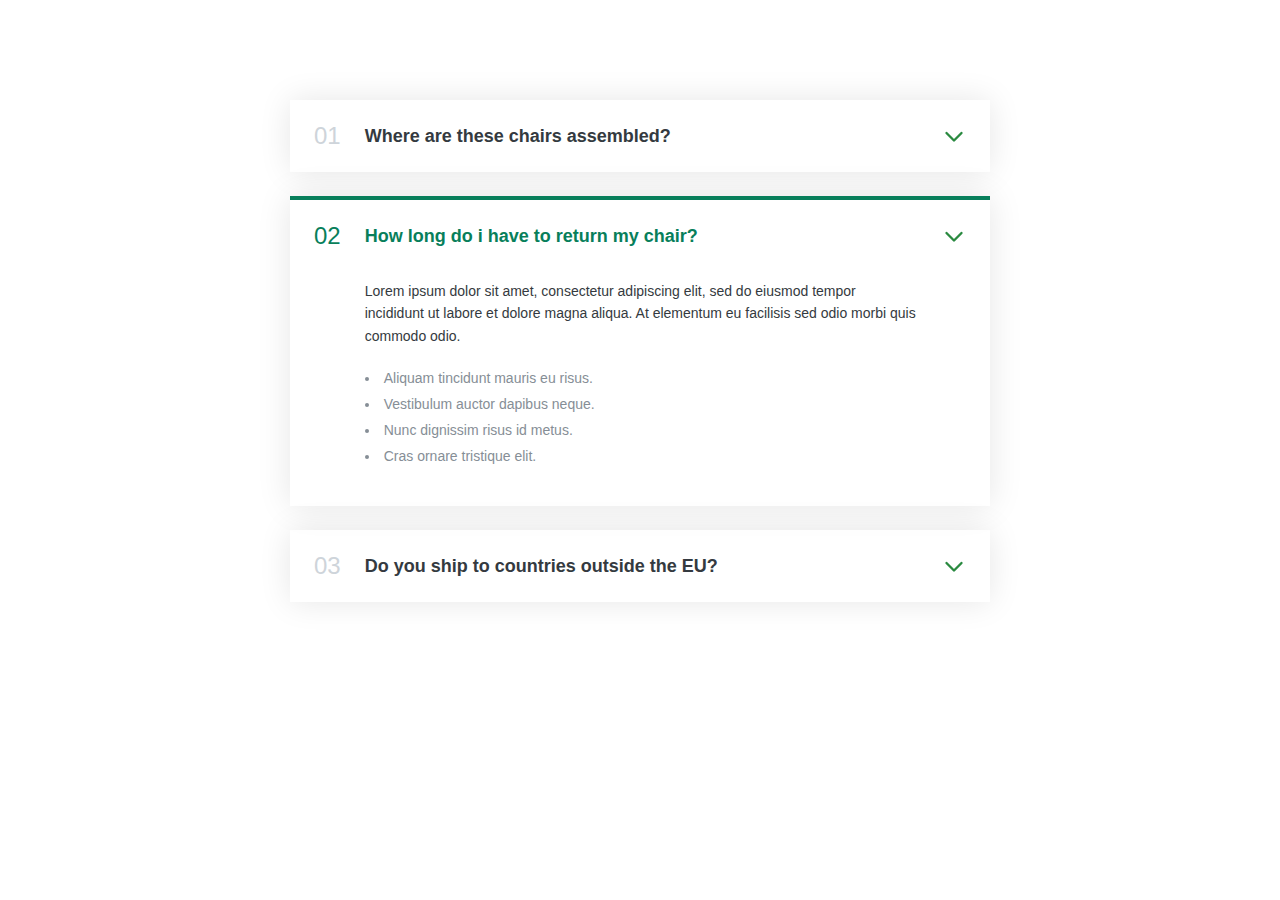
<file: accordion-component/index.html>
<!DOCTYPE html>
<html lang="en">
  <head>
    <meta charset="UTF-8" />
    <meta name="viewport" content="width=device-width, initial-scale=1.0" />

    <link rel="preconnect" href="https://rsms.me/" />
    <link rel="stylesheet" href="https://rsms.me/inter/inter.css" />

    <link rel="stylesheet" href="styles.css" />
    <title>Accordion Component</title>
  </head>
  <body>
    <div class="accordion">
      <div class="accordion-item">
        <div class="accordion-item__number">01</div>
        <div class="accordion-item__header">
          Where are these chairs assembled?
        </div>
        <svg
          xmlns="http://www.w3.org/2000/svg"
          width="20"
          height="20"
          fill="#2b8a3e"
          viewBox="0 0 256 256"
          class="icon"
        >
          <path
            d="M216.49,104.49l-80,80a12,12,0,0,1-17,0l-80-80a12,12,0,0,1,17-17L128,159l71.51-71.52a12,12,0,0,1,17,17Z"
          ></path>
        </svg>
        <div class="accordion-item__body">
          <p>
            Lorem ipsum dolor sit amet, consectetur adipiscing elit, sed do
            eiusmod tempor incididunt ut labore et dolore magna aliqua. At
            elementum eu facilisis sed odio morbi quis commodo odio.
          </p>
          <ul>
            <li>Aliquam tincidunt mauris eu risus.</li>
            <li>Vestibulum auctor dapibus neque.</li>
            <li>Nunc dignissim risus id metus.</li>
            <li>Cras ornare tristique elit.</li>
          </ul>
        </div>
      </div>

      <div class="accordion-item active">
        <div class="accordion-item__number">02</div>
        <div class="accordion-item__header">
          How long do i have to return my chair?
        </div>
        <svg
          xmlns="http://www.w3.org/2000/svg"
          width="20"
          height="20"
          fill="#2b8a3e"
          viewBox="0 0 256 256"
          class="icon"
        >
          <path
            d="M216.49,104.49l-80,80a12,12,0,0,1-17,0l-80-80a12,12,0,0,1,17-17L128,159l71.51-71.52a12,12,0,0,1,17,17Z"
          ></path>
        </svg>
        <div class="accordion-item__body">
          <p>
            Lorem ipsum dolor sit amet, consectetur adipiscing elit, sed do
            eiusmod tempor incididunt ut labore et dolore magna aliqua. At
            elementum eu facilisis sed odio morbi quis commodo odio.
          </p>
          <ul>
            <li>Aliquam tincidunt mauris eu risus.</li>
            <li>Vestibulum auctor dapibus neque.</li>
            <li>Nunc dignissim risus id metus.</li>
            <li>Cras ornare tristique elit.</li>
          </ul>
        </div>
      </div>

      <div class="accordion-item">
        <div class="accordion-item__number">03</div>
        <div class="accordion-item__header">
          Do you ship to countries outside the EU?
        </div>
        <svg
          xmlns="http://www.w3.org/2000/svg"
          width="20"
          height="20"
          fill="#2b8a3e"
          viewBox="0 0 256 256"
          class="icon"
        >
          <path
            d="M216.49,104.49l-80,80a12,12,0,0,1-17,0l-80-80a12,12,0,0,1,17-17L128,159l71.51-71.52a12,12,0,0,1,17,17Z"
          ></path>
        </svg>
        <div class="accordion-item__body">
          <p>
            Lorem ipsum dolor sit amet, consectetur adipiscing elit, sed do
            eiusmod tempor incididunt ut labore et dolore magna aliqua. At
            elementum eu facilisis sed odio morbi quis commodo odio.
          </p>
          <ul>
            <li>Aliquam tincidunt mauris eu risus.</li>
            <li>Vestibulum auctor dapibus neque.</li>
            <li>Nunc dignissim risus id metus.</li>
            <li>Cras ornare tristique elit.</li>
          </ul>
        </div>
      </div>
    </div>
  </body>
</html>
</file>
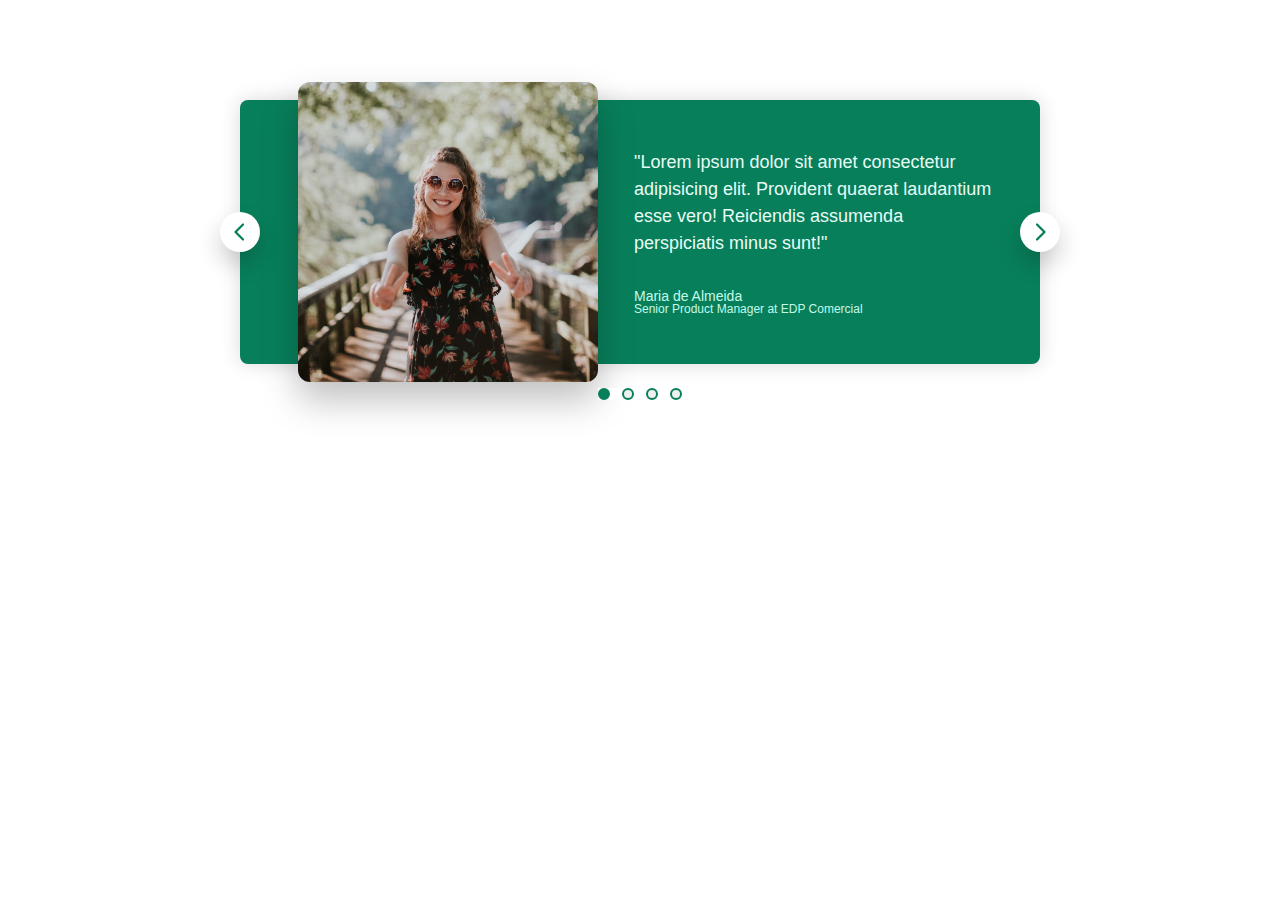
<file: carousel-component/index.html>
<!DOCTYPE html>
<html lang="en">
  <head>
    <meta charset="UTF-8" />
    <meta name="viewport" content="width=device-width, initial-scale=1.0" />
    <!-- Inter Font Family -->
    <link rel="preconnect" href="https://rsms.me/" />
    <link rel="stylesheet" href="https://rsms.me/inter/inter.css" />
    <!-- Custom Styles -->
    <link rel="stylesheet" href="style.css" />

    <title>Carousel Component</title>
  </head>
  <body>
    <div class="carousel">
      <img class="carousel-image" src="./images/maria.jpg" alt="Maria de Almeida" />
      
      <blockquote class="testimonial">
        <p class="testimonial-text">
          "Lorem ipsum dolor sit amet consectetur adipisicing elit. Provident
          quaerat laudantium esse vero! Reiciendis assumenda perspiciatis minus
          sunt!"
        </p>
        <p class="testimonial-author">Maria de Almeida</p>
        <p class="testimonial-author__info">Senior Product Manager at EDP Comercial</p>
       
      </blockquote>
      <button class="arrow arrow--left">
        <svg xmlns="http://www.w3.org/2000/svg" width="20" height="20" fill="#087f5b" viewBox="0 0 256 256"><path d="M168.49,199.51a12,12,0,0,1-17,17l-80-80a12,12,0,0,1,0-17l80-80a12,12,0,0,1,17,17L97,128Z"></path></svg>
        </svg>
      </button>
      <button class="arrow arrow--right">
        <svg
          xmlns="http://www.w3.org/2000/svg"
          width="20"
          height="20"
          fill="#087f5b"
          viewBox="0 0 256 256"
        >
          <path
            d="M184.49,136.49l-80,80a12,12,0,0,1-17-17L159,128,87.51,56.49a12,12,0,1,1,17-17l80,80A12,12,0,0,1,184.49,136.49Z"
          ></path>
        </svg>
      </button>
      <div class="carousel-dots">
        <button class="carousel-dot dot--active">
          &nbsp;
        <!-- <svg
          xmlns="http://www.w3.org/2000/svg"
          width="20"
          height="20"
          fill="#087f5b"
          viewBox="0 0 256 256"
          class="icon"
        >
          <path
            d="M232,128A104,104,0,1,1,128,24,104.13,104.13,0,0,1,232,128Z"
          ></path>
        </svg> -->
        </button>
        <button class="carousel-dot">&nbsp;
          <!-- <svg
          xmlns="http://www.w3.org/2000/svg"
          width="20"
          height="20"
          fill="#087f5b"
          viewBox="0 0 256 256"
          class="icon"
        >
          <path
            d="M128,20A108,108,0,1,0,236,128,108.12,108.12,0,0,0,128,20Zm0,192a84,84,0,1,1,84-84A84.09,84.09,0,0,1,128,212Z"
          ></path>
        </svg> -->
      </button >
        <button class="carousel-dot">
          &nbsp;
          <!-- <svg
          xmlns="http://www.w3.org/2000/svg"
          width="20"
          height="20"
          fill="#087f5b"
          viewBox="0 0 256 256"
          class="icon"
        >
          <path
            d="M128,20A108,108,0,1,0,236,128,108.12,108.12,0,0,0,128,20Zm0,192a84,84,0,1,1,84-84A84.09,84.09,0,0,1,128,212Z"
          ></path>
        </svg> -->
      </button>
        <button class="carousel-dot">&nbsp;
        <!-- <svg
          xmlns="http://www.w3.org/2000/svg"
          width="20"
          height="20"
          fill="#087f5b"
          viewBox="0 0 256 256"
          class="icon"
        >
          <path
            d="M128,20A108,108,0,1,0,236,128,108.12,108.12,0,0,0,128,20Zm0,192a84,84,0,1,1,84-84A84.09,84.09,0,0,1,128,212Z"
          ></path>
        </svg> -->
      </button>
      </div>
    </div>
  </body>
</html>
</file>
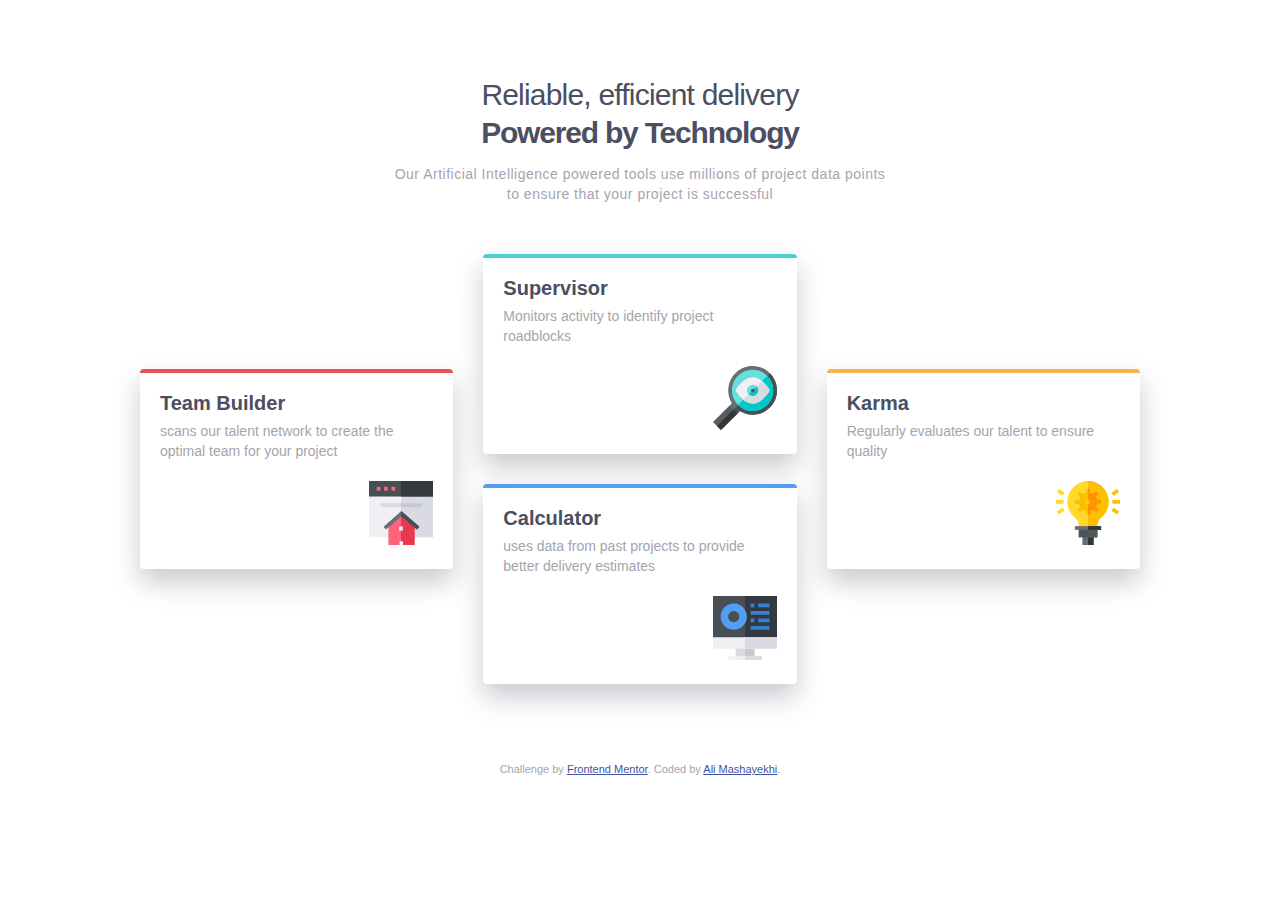
<file: four-card-feature-section-master-component/index.html>
<!DOCTYPE html>
<html lang="en">
  <head>
    <meta charset="UTF-8" />
    <meta name="viewport" content="width=device-width, initial-scale=1.0" />

    <link
      rel="icon"
      type="image/png"
      sizes="32x32"
      href="./images/favicon-32x32.png"
    />
    <link href="https://fonts.cdnfonts.com/css/poppins" rel="stylesheet" />
    <link rel="stylesheet" href="style.css" />
    <title>Frontend Mentor | Four card feature section</title>
  </head>
  <body>
    <section class="section-feature">
      <header class="section-feature__header">
        <h2 class="header-secondary-title">Reliable, efficient delivery</h2>
        <h1 class="header-main-title main-header">Powered by Technology</h1>
        <p class="header-description">
          Our Artificial Intelligence powered tools use millions of project data
          points to ensure that your project is successful
        </p>
      </header>
      <div class="section-feature__body">
        <div class="feature-cart supervisor">
          <h1 class="feature-cart__title main-header">Supervisor</h1>
          <p class="feature-cart__description">
            Monitors activity to identify project roadblocks
          </p>
          <img
            src="images/icon-supervisor.svg"
            alt=""
            class="feature-cart__image"
          />
        </div>

        <div class="feature-cart team-builder">
          <h1 class="feature-cart__title main-header">Team Builder</h1>
          <p class="feature-cart__description">
            scans our talent network to create the optimal team for your project
          </p>
          <img
            src="images/icon-team-builder.svg"
            alt=""
            class="feature-cart__image"
          />
        </div>

        <div class="feature-cart karma">
          <h1 class="feature-cart__title main-header">Karma</h1>
          <p class="feature-cart__description">
            Regularly evaluates our talent to ensure quality
          </p>
          <img src="images/icon-karma.svg" alt="" class="feature-cart__image" />
        </div>

        <div class="feature-cart calculator">
          <h1 class="feature-cart__title main-header">Calculator</h1>
          <p class="feature-cart__description">
            uses data from past projects to provide better delivery estimates
          </p>
          <img
            src="images/icon-calculator.svg"
            alt=""
            class="feature-cart__image"
          />
        </div>
      </div>
    </section>
    <footer>
      <p class="attribution">
        Challenge by
        <a href="https://www.frontendmentor.io?ref=challenge" target="_blank"
          >Frontend Mentor</a
        >. Coded by
        <a href="https://twitter.com/alimashayekhi42">Ali Mashayekhi</a>.
      </p>
    </footer>
  </body>
</html>
</file>
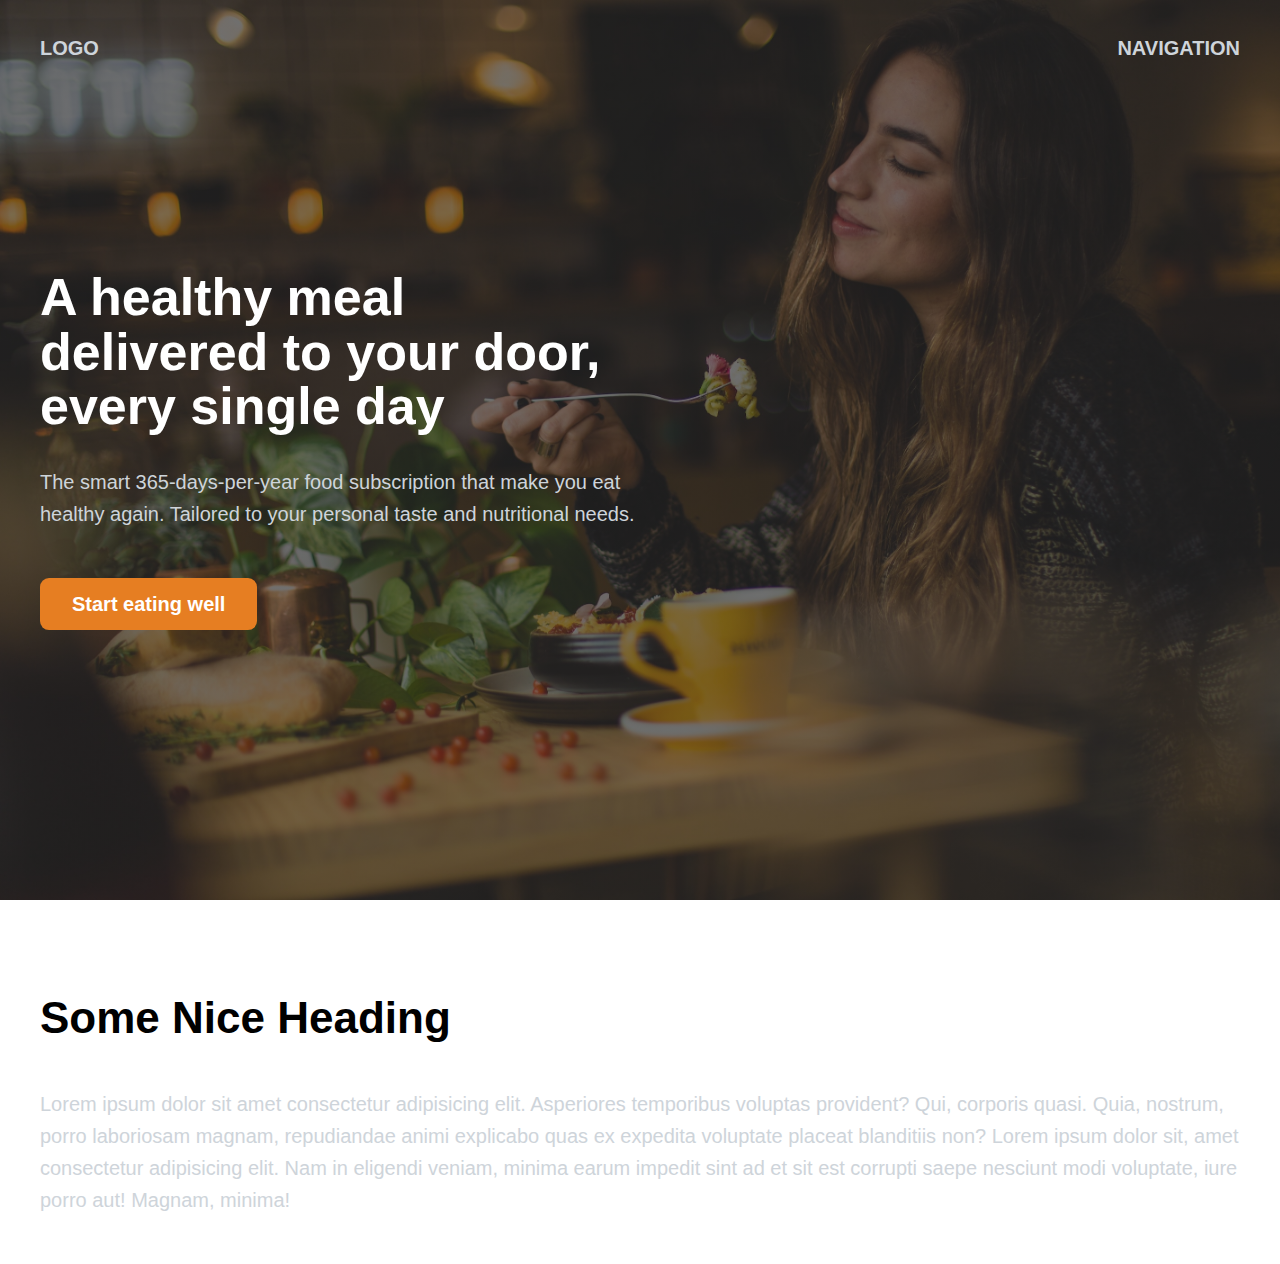
<file: hero-section-component/index.html>
<!DOCTYPE html>
<html lang="en">
  <head>
    <meta charset="UTF-8" />
    <meta name="viewport" content="width=device-width, initial-scale=1.0" />
    <!-- Inter Font Family -->
    <link href="https://fonts.cdnfonts.com/css/rubik" rel="stylesheet" />
    <!-- Custom Styles -->
    <link rel="stylesheet" href="styles.css" />
    <title>Hero Section</title>
  </head>
  <body>
    <header>
      <nav class="nav-bar container">
        <p class="logo">LOGO</p>
        <p class="navigation">NAVIGATION</p>
      </nav>
      <div class="header-contaier">
        <div class="inner-header-contaier">
          <h1>A healthy meal delivered to your door, every single day</h1>
          <p>
            The smart 365-days-per-year food subscription that make you eat
            healthy again. Tailored to your personal taste and nutritional
            needs.
          </p>
          <a href="#" class="btn">Start eating well</a>
        </div>
      </div>
    </header>
    <section class="section container">
      <h2>Some Nice Heading</h2>
      <p>
        Lorem ipsum dolor sit amet consectetur adipisicing elit. Asperiores
        temporibus voluptas provident? Qui, corporis quasi. Quia, nostrum, porro
        laboriosam magnam, repudiandae animi explicabo quas ex expedita
        voluptate placeat blanditiis non? Lorem ipsum dolor sit, amet
        consectetur adipisicing elit. Nam in eligendi veniam, minima earum
        impedit sint ad et sit est corrupti saepe nesciunt modi voluptate, iure
        porro aut! Magnam, minima!
      </p>
    </section>
  </body>
</html>
</file>
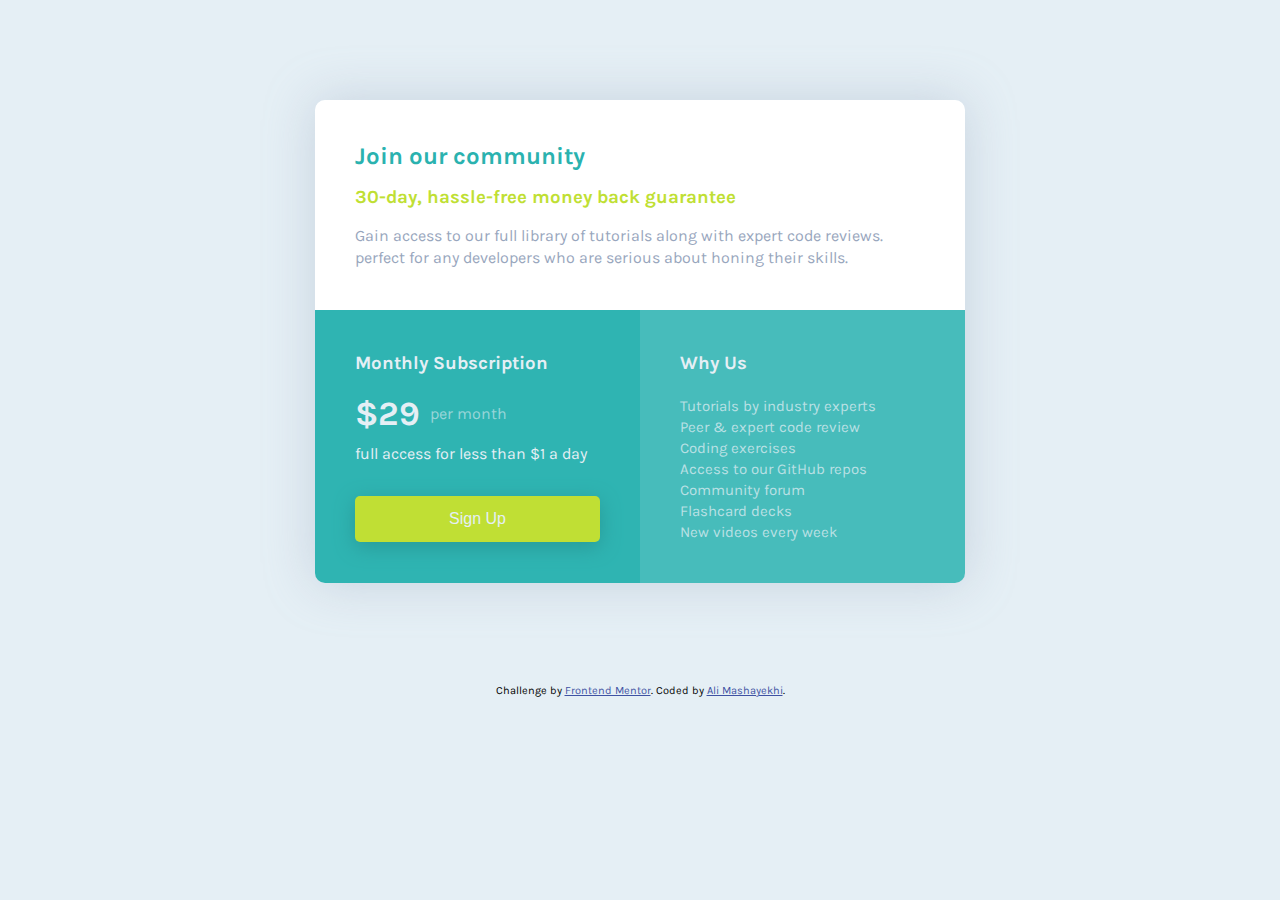
<file: single-price-grid-component/index.html>
<!DOCTYPE html>
<html lang="en">
  <head>
    <meta charset="UTF-8" />
    <meta name="viewport" content="width=device-width, initial-scale=1.0" />
    <!-- displays site properly based on user's device -->

    <link
      rel="icon"
      type="image/png"
      sizes="32x32"
      href="./images/favicon-32x32.png"
    />
    <!-- Linking font family -->
    <link rel="preconnect" href="https://fonts.googleapis.com" />
    <link rel="preconnect" href="https://fonts.gstatic.com" crossorigin />
    <link
      href="https://fonts.googleapis.com/css2?family=Karla:wght@400;700&display=swap"
      rel="stylesheet"
    />
    <!-- Linking style -->
    <link rel="stylesheet" href="style.css" />

    <title>Frontend Mentor | Single Price Grid Component</title>
  </head>
  <body>
    <div class="price-grid-component">
      <div class="description">
        <h2>Join our community</h2>
        <h3>30-day, hassle-free money back guarantee</h3>
        <p>
          Gain access to our full library of tutorials along with expert code
          reviews.
        </p>
        <p>
          perfect for any developers who are serious about honing their skills.
        </p>
      </div>
      <div class="subscription">
        <h3>Monthly Subscription</h3>
        <div class="monthly-price">
          <p class="price">$29</p>
          <p class="per-month">per month</p>
        </div>
        <p class="access-para">full access for less than $1 a day</p>
        <button class="signup-btn">Sign Up</button>
      </div>
      <div class="why-us">
        <h3>Why Us</h3>
        <ul>
          <li>Tutorials by industry experts</li>
          <li>Peer & expert code review</li>
          <li>Coding exercises</li>
          <li>Access to our GitHub repos</li>
          <li>Community forum</li>
          <li>Flashcard decks</li>
          <li>New videos every week</li>
        </ul>
      </div>
    </div>
    <footer>
      <p class="attribution">
        Challenge by
        <a href="https://www.frontendmentor.io?ref=challenge" target="_blank"
          >Frontend Mentor</a
        >. Coded by <a href="#">Ali Mashayekhi</a>.
      </p>
    </footer>
  </body>
</html>
</file>
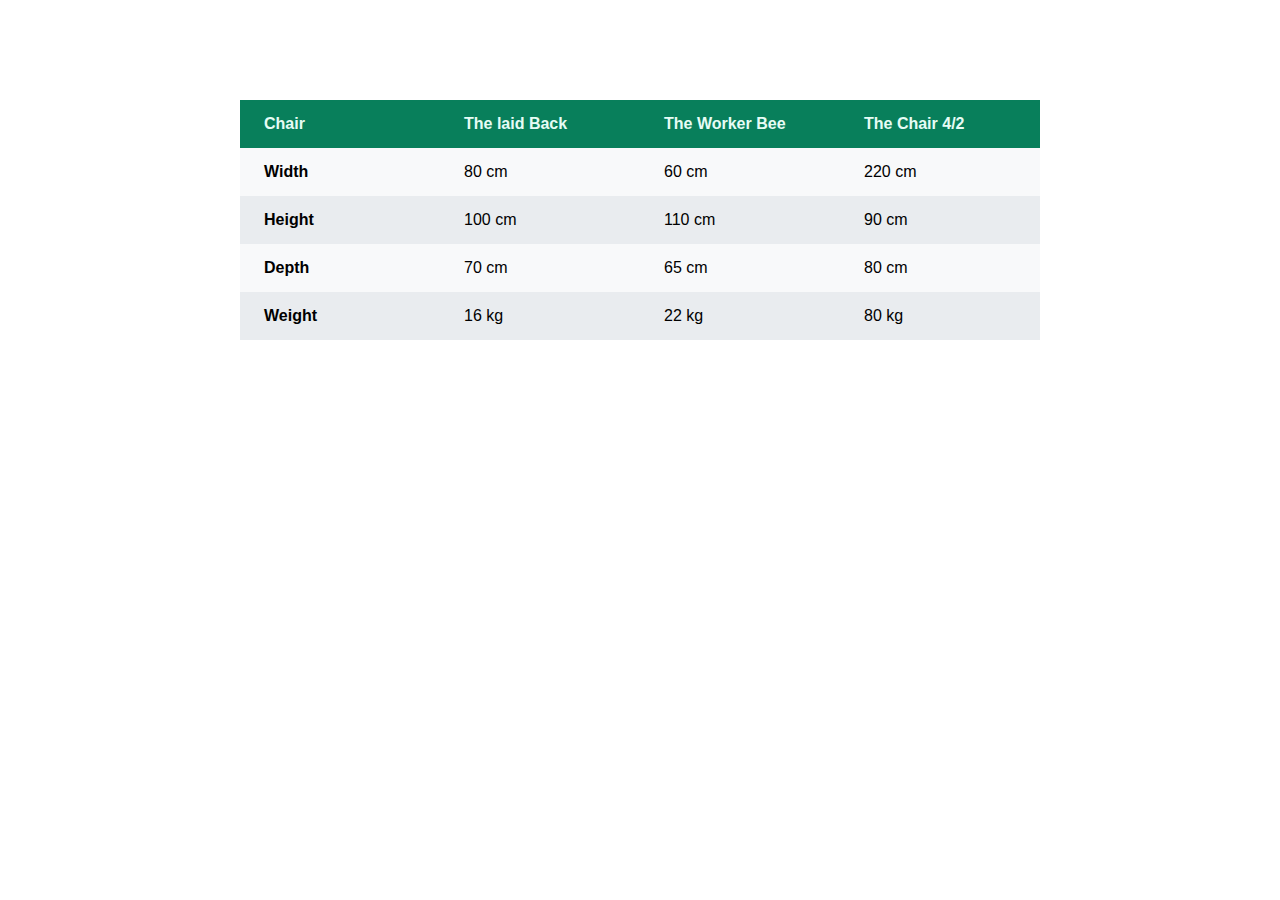
<file: table-component/index.html>
<!DOCTYPE html>
<html lang="en">
  <head>
    <meta charset="UTF-8" />
    <meta name="viewport" content="width=device-width, initial-scale=1.0" />
    <link rel="preconnect" href="https://rsms.me/" />
    <link rel="stylesheet" href="https://rsms.me/inter/inter.css" />
    <link rel="stylesheet" href="style.css" />
    <title>Table Component</title>
  </head>
  <body>
    <table>
      <thead>
        <tr>
          <th>Chair</th>
          <th>The laid Back</th>
          <th>The Worker Bee</th>
          <th>The Chair 4/2</th>
        </tr>
      </thead>
      <tbody>
        <tr>
          <th>Width</th>
          <td>80 cm</td>
          <td>60 cm</td>
          <td>220 cm</td>
        </tr>
        <tr>
          <th>Height</th>
          <td>100 cm</td>
          <td>110 cm</td>
          <td>90 cm</td>
        </tr>
        <tr>
          <th>Depth</th>
          <td>70 cm</td>
          <td>65 cm</td>
          <td>80 cm</td>
        </tr>
        <tr>
          <th>Weight</th>
          <td>16 kg</td>
          <td>22 kg</td>
          <td>80 kg</td>
        </tr>
      </tbody>
    </table>
  </body>
</html>

<!-- <!DOCTYPE html>
<html lang="en">
  <head>
    <meta charset="UTF-8" />
    <meta name="viewport" content="width=device-width, initial-scale=1.0" />
    <link rel="preconnect" href="https://rsms.me/" />
    <link rel="stylesheet" href="https://rsms.me/inter/inter.css" />
    <link rel="stylesheet" href="style.css" />
    <title>Table Component</title>
  </head>
  <body>
    <div class="table">
      <div class="table-head">
        <div class="table-head__item">Chair</div>
        <div class="table-head__item">The laid Back</div>
        <div class="table-head__item">The Worker Bee</div>
        <div class="table-head__item">The Chair 4/2</div>
      </div>
      <div class="table-row">
        <div class="table-row__item">Width</div>
        <div class="table-row__item">80 cm</div>
        <div class="table-row__item">60 cm</div>
        <div class="table-row__item">220 cm</div>
      </div>
      <div class="table-row">
        <div class="table-row__item">Height</div>
        <div class="table-row__item">100 cm</div>
        <div class="table-row__item">110 cm</div>
        <div class="table-row__item">90 cm</div>
      </div>
      <div class="table-row">
        <div class="table-row__item">Depth</div>
        <div class="table-row__item">70 cm</div>
        <div class="table-row__item">65 cm</div>
        <div class="table-row__item">80 cm</div>
      </div>
      <div class="table-row">
        <div class="table-row__item">Weight</div>
        <div class="table-row__item">16 kg</div>
        <div class="table-row__item">22 kg</div>
        <div class="table-row__item">80 kg</div>
      </div>
    </div>
  </body>
</html> -->
</file>
<file: accordion-component/styles.css>
/* 
Main color: #087f5b
Gray color: #343a40
Light gray color: #ced4da
*/

* {
  margin: 0;
  border: 0;
  box-sizing: border-box;
}

/* ------------------------ */
/* GENERAL STYLES */
/* ------------------------ */

body {
  font-family: "Inter", sans-serif;
  color: #343a40;
  line-height: 1;
}

.accordion {
  width: 700px;
  margin: 100px auto;
  font-weight: bold;
  max-width: 90%;

  display: flex;
  flex-direction: column;
  gap: 24px;
}

.accordion-item {
  display: grid;
  grid-template-columns: auto 1fr auto;
  column-gap: 24px;
  row-gap: 32px;

  padding: 24px;
  box-shadow: 0px 0px 32px rgba(0, 0, 0, 0.1);
  align-items: center;
}

.accordion-item:hover {
  cursor: pointer;
}

/* ------------------------ */
/* COMPONENT STYLES */
/* ------------------------ */

.accordion-item__number {
  color: #ced4da;
  font-size: 24px;
  font-weight: 500;
}

.accordion-item__header {
  font-weight: bold;
  font-size: 18px;
}

.icon {
  justify-self: flex-end;
  width: 24px;
  height: 24px;
  stroke: #087f5b;
}

.accordion-item__body {
  grid-column: 2/3;
  font-weight: normal;
  font-size: 14px;
  padding-bottom: 1.2rem;
  display: none;
}

.accordion-item__body p {
  margin-bottom: 24px;
  line-height: 1.6;
}

.accordion-item__body ul {
  color: #868e96;
  list-style-position: inside;
  padding: 0;
  display: flex;
  flex-direction: column;
  gap: 12px;
}

.active {
  border-top: 4px solid #087f5b;
}

.active .accordion-item__header,
.active .accordion-item__number {
  color: #087f5b;
}

.active .accordion-item__body {
  display: block;
}
</file>
<file: carousel-component/style.css>
/* Main Color: #087f5b */

* {
  box-sizing: border-box;
  border: none;
  margin: 0;
  padding: 0;
}

body {
  line-height: 1;
  font-family: "Inter", sans-serif;
}

.carousel {
  width: 800px;
  margin: 100px auto 10px auto;
  max-width: 90%;
  min-width: 700px;
  position: relative;

  background-color: #087f5b;

  padding: 32px 48px;
  /* padding: 32px;
  padding-right: 48px; */
  gap: 146px;
  border-radius: 8px;
  box-shadow: 0 0 20px rgba(0, 0, 0, 0.15);

  display: flex;
  align-items: center;
}

.carousel-image {
  height: 200px;
  border-radius: 8px;
  transform: scale(1.5) translate(20%);
  box-shadow: 0 12px 24px rgba(0, 0, 0, 0.25);
}

.testimonial-text {
  font-size: 18px;
  font-weight: 500;
  line-height: 1.5;
  color: #e6fcf5;
  margin-bottom: 32px;
}

.testimonial-author {
  font-size: 14px;
  color: #c3fae8;
}

.testimonial-author__info {
  font-size: 12px;
  color: #c3fae8;
}

.arrow {
  background-color: #fff;
  width: 40px;
  height: 40px;
  border: none;
  box-shadow: 0 12px 24px rgba(0, 0, 0, 0.2);
  border-radius: 50%;
  cursor: pointer;
  display: flex;
  align-items: center;
  justify-content: center;
  position: absolute;
  top: 50%;
}

.arrow svg {
  height: 24px;
  width: 24px;
}

.arrow--left {
  left: 0;
  transform: translate(-50%, -50%);
}

.arrow--right {
  right: 0;
  transform: translate(+50%, -50%);
}

.icon {
  width: 12px;
  stroke: #087f5b;
  stroke-width: 20;
}

.carousel-dots {
  top: 100%;
  left: 50%;
  transform: translate(-50%, 200%);
  position: absolute;
  display: flex;
  justify-content: center;
  gap: 12px;
  background-color: #fff;
}

.carousel-dot {
  cursor: pointer;
  border: 2px solid #087f5b;
  border-radius: 50%;
  height: 12px;
  width: 12px;
  /* padding: 5px; */
}

.dot--active {
  background-color: #087f5b;
}
</file>
<file: four-card-feature-section-master-component/style.css>
/* 

--- 01 TYPOGRAPHY SYSTEM

- Font sizes (px):
10 / 12 / 14 / 16 / 18 / 20 / 24 / 30 / 36 / 44 / 52 / 62 / 74 / 86 / 98

- Font Weights:
Default: 400

- Line heights:
Default: 1


--- 02 COLORS
- Primary: 
-Tints:
-Shades:
-Accents:
-Gray: 


--- 05 SHADOWS

--- 06 BORDER-RADIUS

--- 07 WHITE SPACE

- Spaceing system (px)
2 / 4 / 8 / 12 / 16 / 24 / 32 / 48 / 64 / 80 / 96 / 128

*/

/* Global Resseting */
* {
  margin: 0;
  padding: 0;
  box-sizing: border-box;
}

/* GENERAL STYLES */
html {
  font-size: 62.5%;
}

body {
  font-family: "Poppins", sans-serif;
  line-height: 1;
  color: hsl(229, 6%, 66%);
}

.section-feature {
  max-width: 32rem;
  margin: 8rem auto;
}

.main-header {
  color: hsl(234, 12%, 34%);
}

/* Section Header */

.section-feature__header {
  text-align: center;
}
.header-secondary-title {
  font-size: 2.8rem;
  color: hsl(234, 12%, 34%);
  margin-bottom: 0.8rem;
  font-weight: 200;
  letter-spacing: -0.8px;
}
.header-main-title {
  font-size: 2.8rem;
  margin-bottom: 1.6rem;
  letter-spacing: -1.2px;
  font-weight: 600;
}
.header-description {
  font-size: 1.5rem;
  line-height: 2rem;
  letter-spacing: 0.5px;
  margin-bottom: 5rem;
}

/* Sction Body */

.section-feature__body {
  display: flex;
  flex-direction: column;
  justify-content: space-between;
  gap: 3rem;
}
.feature-cart {
  height: 20rem;
  padding: 2rem;
  box-shadow: 0px 13px 27px rgba(76, 78, 97, 0.3);
  border-radius: 0.4rem;
  display: flex;
  flex-direction: column;
}
.feature-cart__title {
  font-size: 2rem;
  margin-bottom: 0.8rem;
}
.feature-cart__description {
  font-size: 1.4rem;
  line-height: 2rem;
  margin-bottom: 2rem;
}

.feature-cart__image {
  align-self: flex-end;
}

.supervisor {
  border-top: 0.4rem solid hsl(180, 62%, 55%);
}
.team-builder {
  border-top: 0.4rem solid hsl(0, 78%, 62%);
}
.karma {
  border-top: 0.4rem solid hsl(34, 97%, 64%);
}
.calculator {
  border-top: 0.4rem solid hsl(212, 86%, 64%);
}

/* Section Footer  */
.attribution {
  font-size: 11px;
  text-align: center;
}
.attribution a {
  color: hsl(228, 45%, 44%);
}

@media (min-width: 37.5rem) {
  .section-feature {
    max-width: 100rem;
    display: flex;
    flex-direction: column;
    justify-content: center;
    align-items: center;
  }

  .section-feature__header {
    max-width: 50rem;
  }

  .header-secondary-title {
    font-size: 3rem;
  }
  .header-main-title {
    font-size: 3rem;
  }

  .header-description {
    font-size: 1.4rem;
  }

  .section-feature__body {
    display: grid;
    grid-template-columns: 1fr 1fr 1fr;
    grid-template-rows: repeat(4, 1fr);
  }

  .supervisor {
    grid-column: 2/3;
    grid-row: 1/3;
  }
  .team-builder {
    grid-column: 1/2;
    grid-row: 2/4;
  }
  .karma {
    grid-column: 3/4;
    grid-row: 2/4;
  }
  .calculator {
    grid-column: 2/3;
    grid-row: 3/5;
  }
}
</file>
<file: hero-section-component/styles.css>
* {
  margin: 0;
  padding: 0;
  box-sizing: border-box;
}

body {
  font-family: "Rubik", sans-serif;
  line-height: 1;
}

header {
  background-image: linear-gradient(
      rgba(34, 34, 34, 0.6),
      rgba(34, 34, 34, 0.6)
    ),
    url(images/hero.jpg);
  background-size: cover;
  position: relative;
  height: 100vh;
  margin-bottom: 96px;
}

.container {
  margin: 0 auto;
  width: 1200px;
}

.nav-bar {
  font-size: 20px;
  font-weight: 700;
  margin: 0 auto;
  padding-top: 32px;
  color: #fff;
  display: flex;
  justify-content: space-between;
  font-weight: bold;
}

.header-contaier {
  color: #fff;
  width: 1200px;
  position: absolute;
  left: 50%;
  top: 50%;
  transform: translate(-50%, -50%);
}

.inner-header-contaier {
  width: 50%;
}

.header-contaier h1 {
  font-size: 52px;
  font-weight: bold;
  margin-bottom: 32px;
  line-height: 1.05;
}

p {
  font-size: 20px;
  line-height: 1.6;
  color: #ced4da;
  margin-bottom: 48px;
}

.btn:link,
.btn:visited {
  background-color: #e67e22;
  color: #fff;
  font-size: 20px;
  font-weight: 600;
  text-decoration: none;
  display: inline-block;
  padding: 16px 32px;
  border-radius: 9px;
}

.section {
  margin-bottom: 48px;
}

.section h2 {
  margin-bottom: 48px;
  font-size: 44px;
}
</file>
<file: single-price-grid-component/style.css>
* {
  margin: 0;
  padding: 0;
  box-sizing: border-box;
}

body {
  font-size: 16px;
  font-family: "Karla", sans-serif;
  background-color: hsl(204, 43%, 93%);
  line-height: 1.4;
}

.price-grid-component {
  margin: 100px auto;
  max-width: 650px;
  display: grid;
  grid-template-columns: 1fr 1fr;
  border: 1px;
  box-shadow: 0 0 50px hsla(216, 22%, 67%, 0.395);
  border-radius: 10px;
}
.description {
  background-color: #fff;
  grid-column: 1 / -1;
  padding: 40px;
  border-radius: 10px 10px 0 0;
}

.subscription {
  background-color: #2ab2b0f9;
  border-bottom-left-radius: 10px;
  padding: 40px;
}

.why-us {
  background-color: #2ab2b0d8;
  border-bottom-right-radius: 10px;
  padding: 40px;
}

/* Description  */
.description h2 {
  color: hsl(179, 62%, 43%);
  font-weight: 700;
  margin-bottom: 10px;
}

.description h3 {
  color: hsl(71, 73%, 54%);
  font-weight: 700;
  margin-bottom: 15px;
}

.description p {
  color: hsl(218, 22%, 67%);
  font-weight: 400;
}

/* Subscription */
.subscription h3 {
  color: hsl(204, 43%, 93%);
  font-weight: 700;
  margin-bottom: 15px;
}

.monthly-price {
  display: flex;
  align-items: center;
  gap: 10px;
  margin-bottom: 5px;
}

.price {
  font-size: 34px;
  font-weight: 700;
  color: hsl(204, 43%, 93%);
}

.per-month {
  color: hsla(203, 44%, 93%, 0.59);
}

.access-para {
  color: hsl(204, 43%, 93%);
  margin-bottom: 30px;
}

.signup-btn {
  background-color: hsl(71, 73%, 54%);
  color: hsl(204, 43%, 93%);
  border: 0;
  width: 100%;
  font-weight: 400;
  font-size: 16px;
  padding: 14px;
  border-radius: 5px;
  box-shadow: 0 5px 20px hsl(179, 59%, 38%);
}

.signup-btn:hover {
  cursor: pointer;
  background-color: hsla(71, 73%, 54%, 0.915);
}

/* Why Us */
.why-us h3 {
  color: hsl(204, 43%, 93%);
  font-weight: 700;
  margin-bottom: 20px;
}

.why-us ul {
  color: hsla(203, 44%, 93%, 0.733);
  list-style: none;
  font-size: 15px;
  font-weight: 400;
}

.why-us li {
  margin-bottom: 0px;
}

/* Default Styles for Footer */
.attribution {
  font-size: 11px;
  text-align: center;
}
.attribution a {
  color: hsl(228, 45%, 44%);
}

@media (max-width: 376px) {
  .price-grid-component {
    margin: 50px auto;
    max-width: 340px;
    grid-template-columns: 1fr;
    border-radius: 10px;
  }

  .description {
    border-radius: 10px 10px 0 0;
    padding: 40px;
  }

  .subscription {
    border-bottom-left-radius: 0px;
    padding: 40px;
  }

  .why-us {
    border-radius: 0 0 10px 10px;
    padding: 40px;
  }
}
</file>
<file: table-component/style.css>
/* Main Color: #087f5b */
* {
  margin: 0;
  padding: 0;
  box-sizing: border-box;
}

body {
  font-family: "Inter", sans-serif;
  line-height: 1;
  display: flex;
  justify-content: center;
}

table {
  margin-top: 100px;
  width: 800px;
  border-collapse: collapse;
}

thead th {
  background-color: #087f5b;
  color: #e6fcf5;
  width: 25%;
}

tbody tr:nth-child(even) {
  background-color: #e9ecef;
}

tbody tr:nth-child(odd) {
  background-color: #f8f9fa;
}

th,
td {
  text-align: left;
  padding: 16px 24px;
}

/* * {
  margin: 0;
  padding: 0;
  box-sizing: border-box;
}

body {
  font-family: "Inter", sans-serif;
  line-height: 1;
}

.table {
  display: flex;
  flex-direction: column;
  width: 800px;
  margin: 100px auto;
}

.table-head {
  display: flex;
  background-color: #087f5b;
  color: #fff;
  font-weight: 600;
}

.table-head__item {
  flex: 1 1 25%;
  padding: 12px 20px;
}

.table-row {
  display: flex;
}

.table-row__item {
  flex: 1 1 25%;
  padding: 12px 20px;
  font-size: 16px;
}

.table-row__item:first-child {
  font-size: 16px;
  font-weight: 600;
}

.table-row:nth-child(even) {
  background-color: #f1f3f5;
}

.table-row:nth-child(odd) {
  background-color: #e9ecef;
} */
</file>
